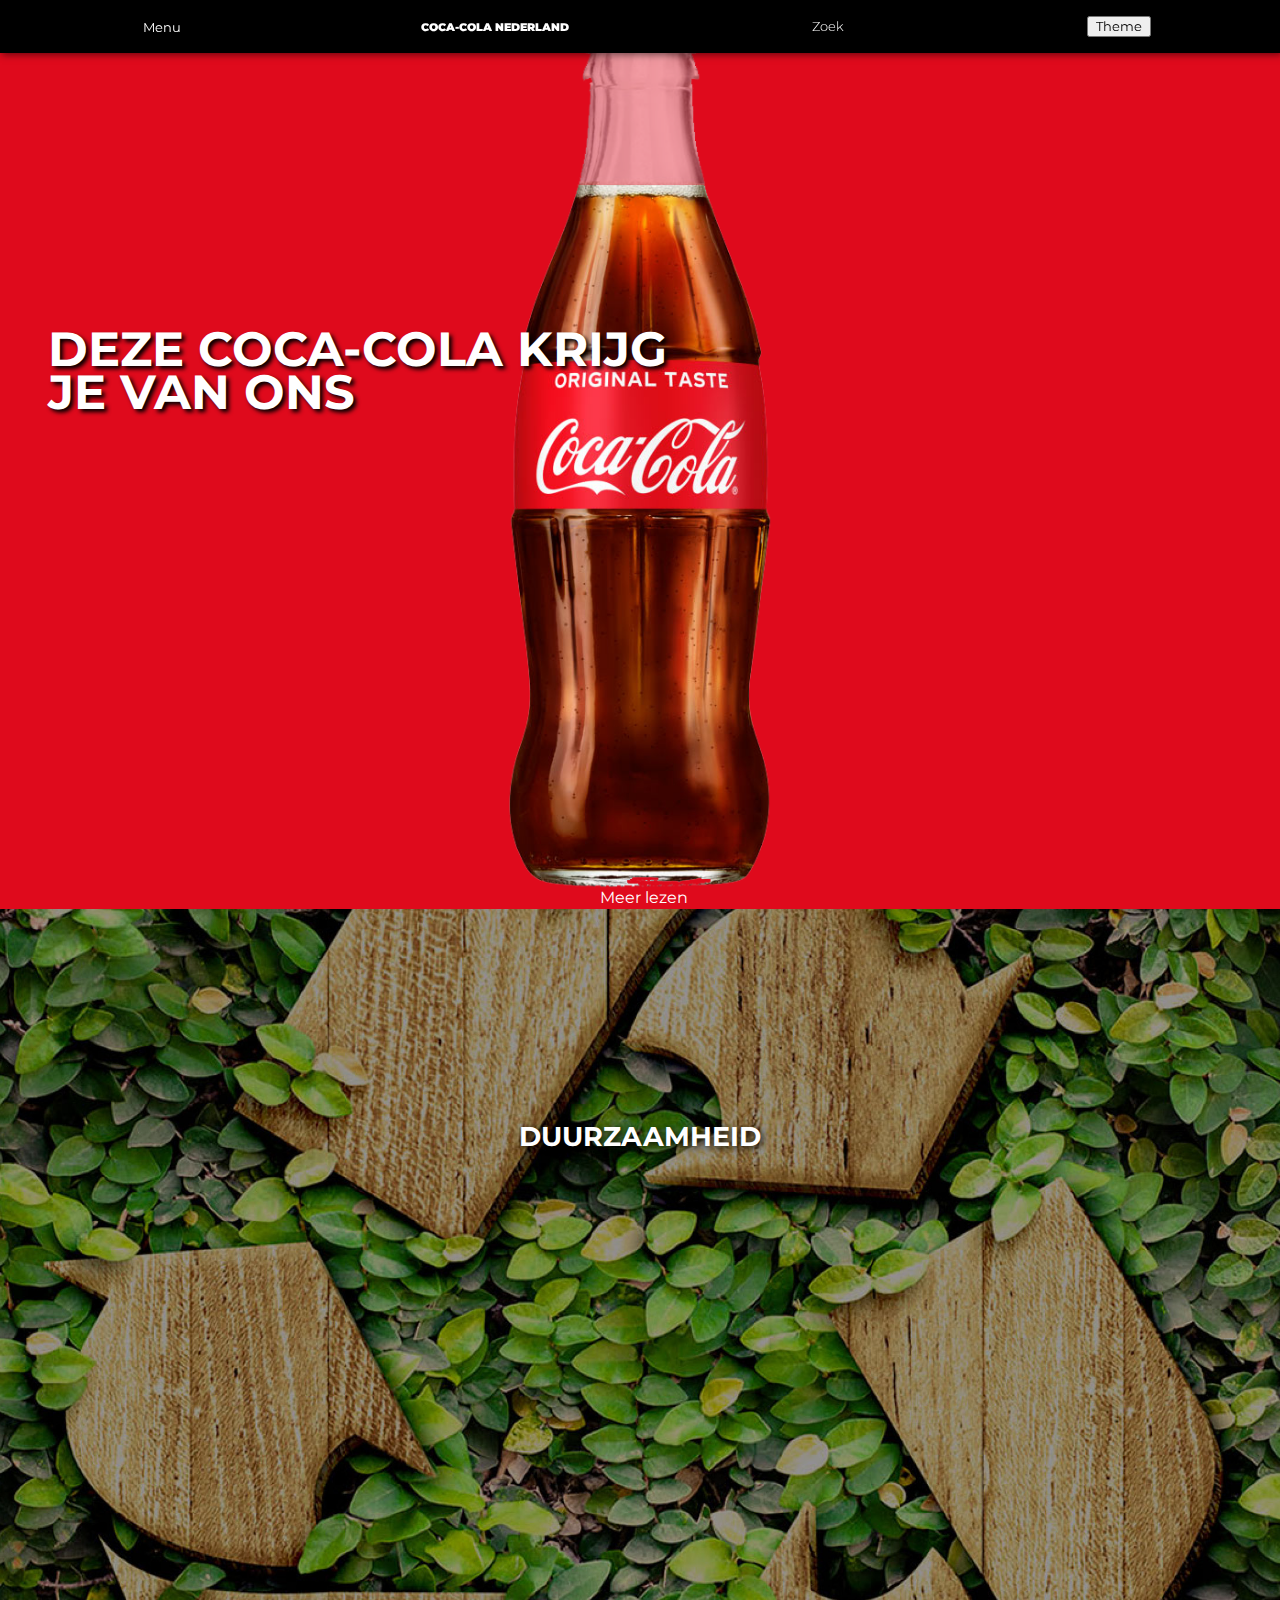
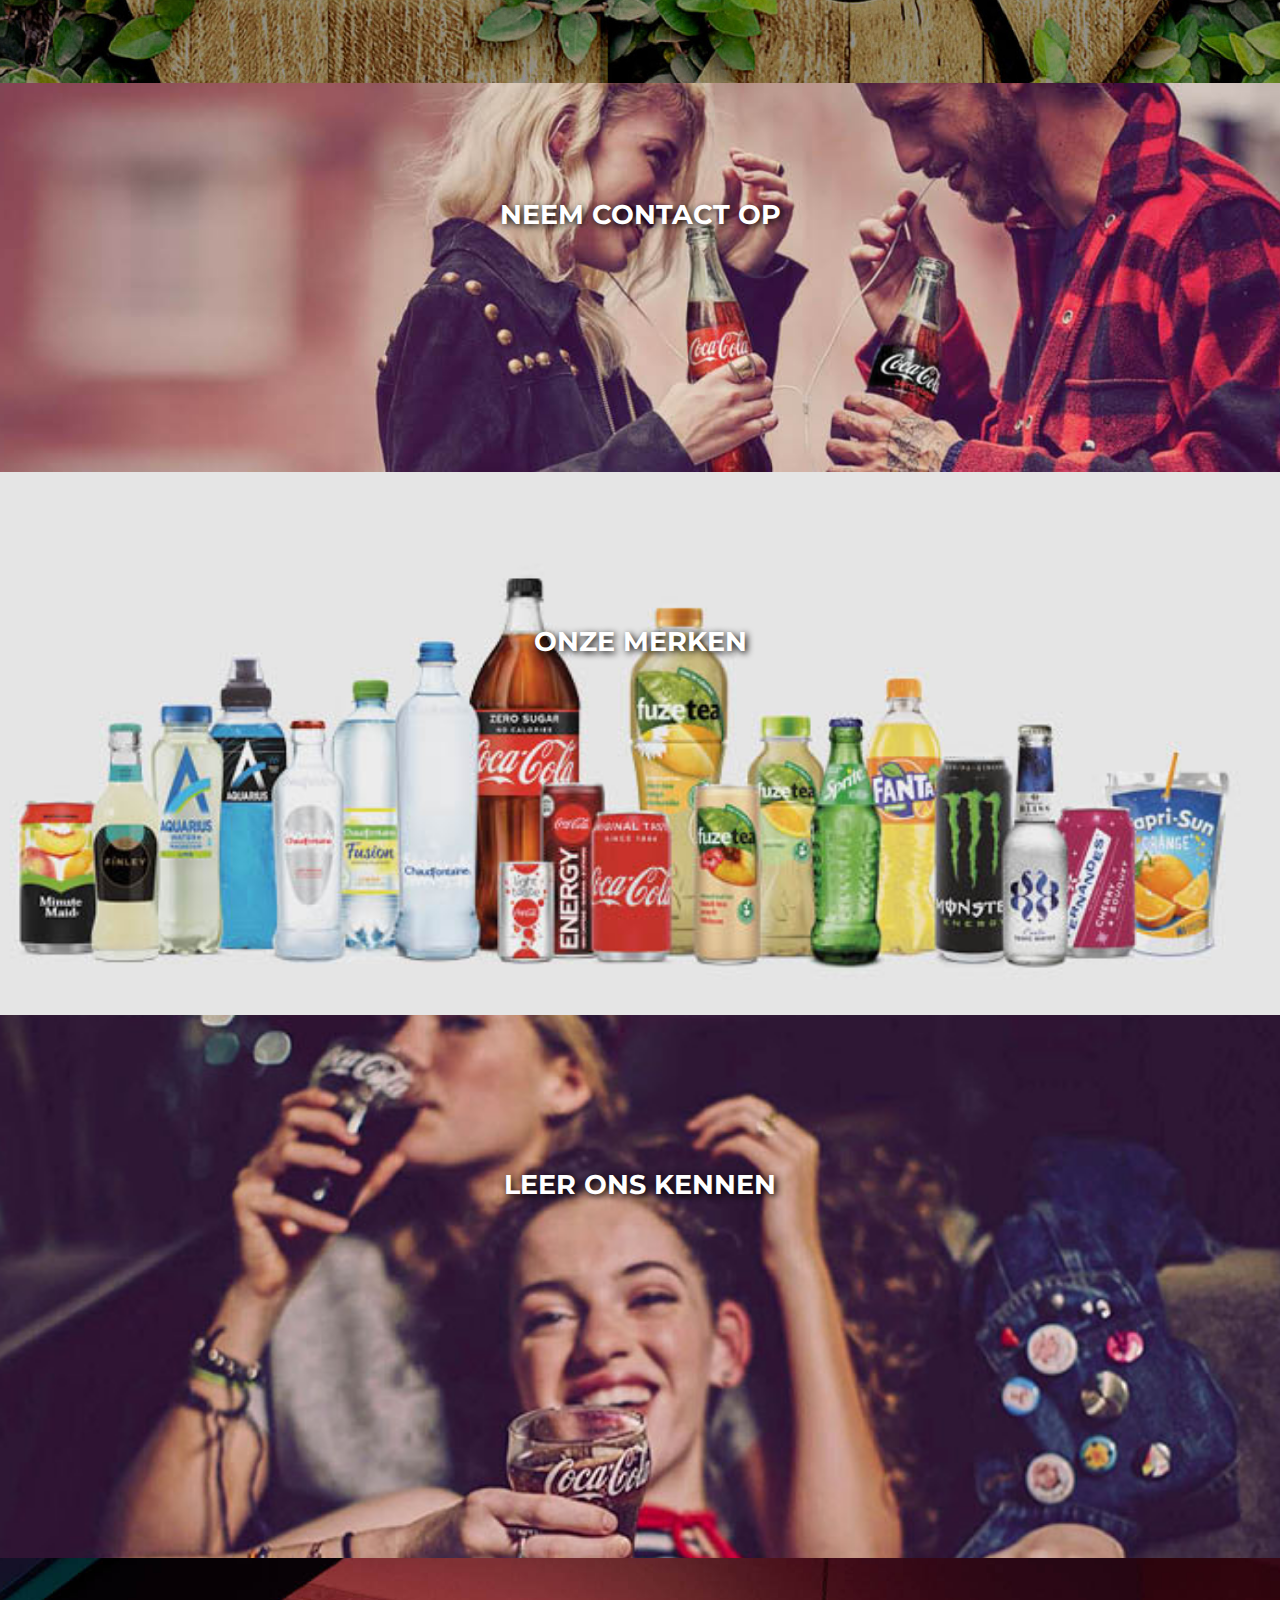
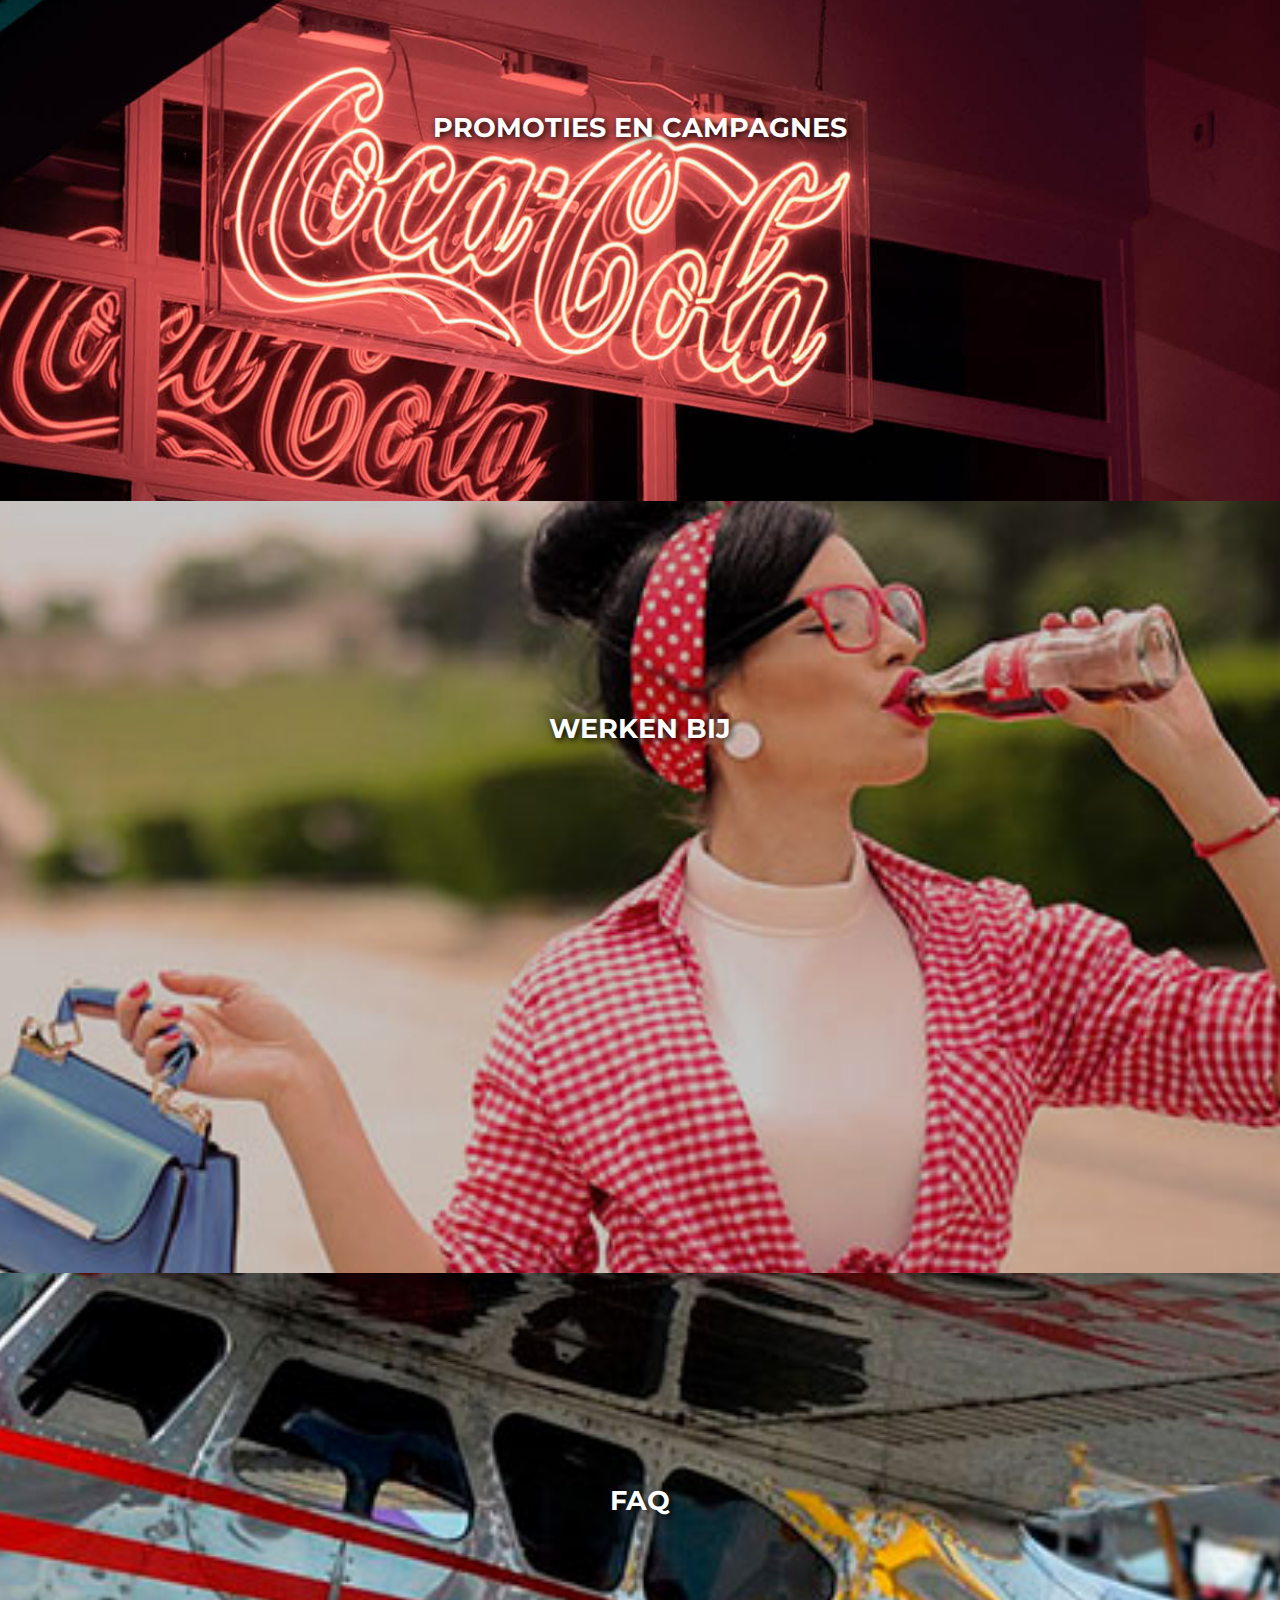
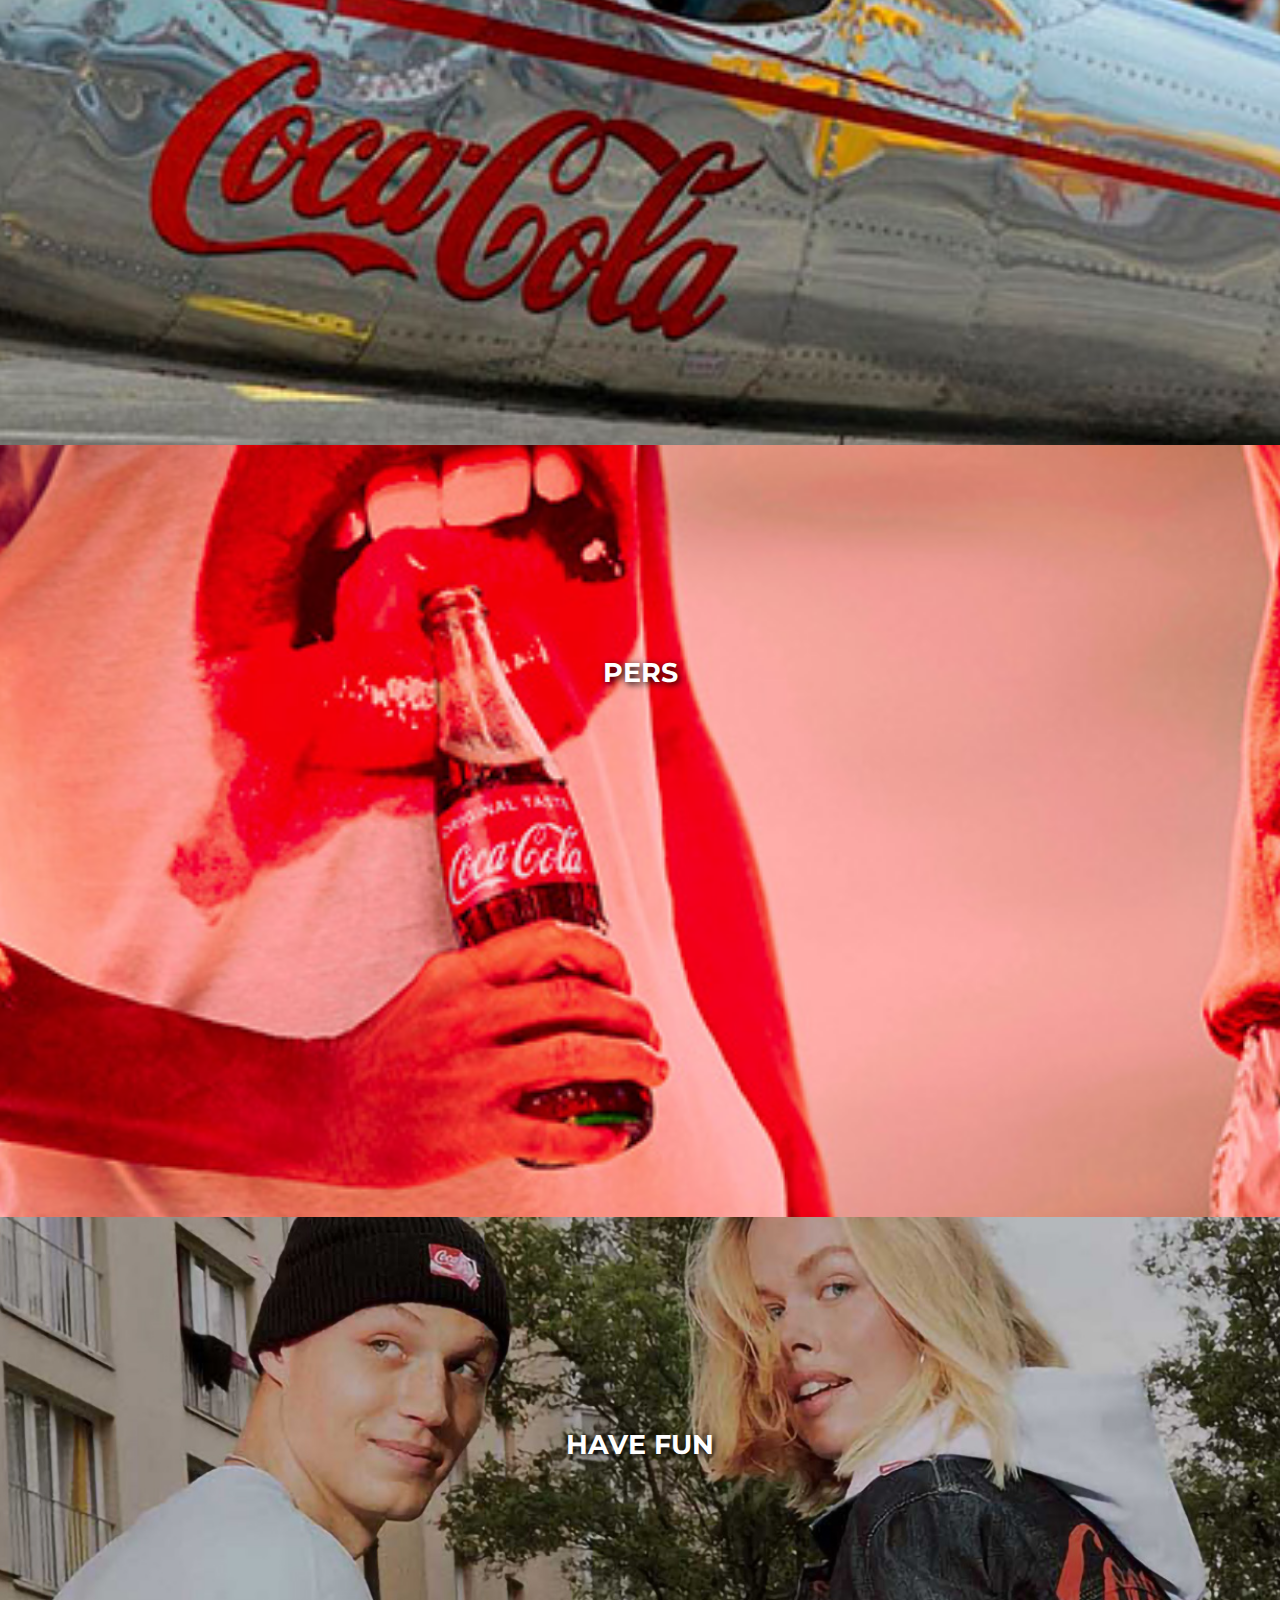
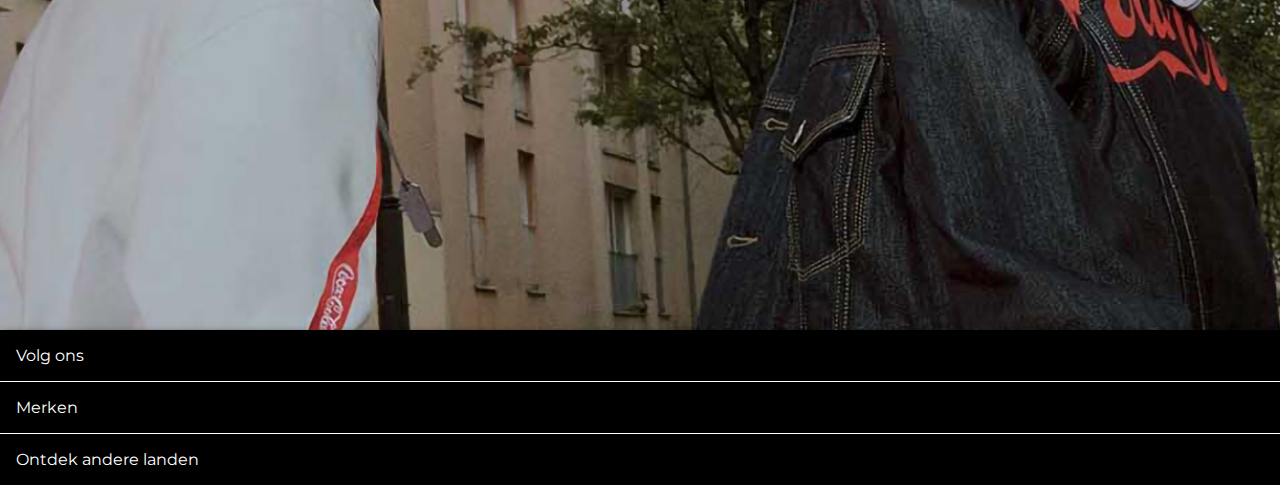
<file: index.html>
<!doctype html>
<html lang="nl">

<head>
    <meta charset="UTF-8">
    <meta name="author" content="jouw naam">
    <meta name="viewport" content="width=device-width, initial-scale=1">

    <title>Coca Cola</title>
    <link href="https://fonts.googleapis.com/css2?family=Montserrat&display=swap" rel="stylesheet">
    <link href="https://fonts.googleapis.com/css2?family=Montserrat:wght@400;700&display=swap" rel="stylesheet">
    <!--    montserrat in normaal en bold -->

    <link href="styles/style.css" rel="stylesheet">
    <script src="scripts/script.js"></script>
</head>

<body class="main">


    <header>
        <nav>

            <ul>
                <li><button tabindex="0"> Menu
                    </button></li>
                <!--                tabindex zodat het selecteerbaar is, buttons zijn dit niet van zichzelf  -->

                <li> <a href="index.html"> Coca-Cola Nederland </a>
                </li>
                <li> <a href="index.html"> Zoek </a>
                </li>
                <li><button tabindex="0" class="unhideMenu">Theme</button></li>

            </ul>
            <ul>
                <li> <a href="index.html"> Home </a>
                </li>
                <li> <a href="index.html"> Onze merken en verhalen </a>
                </li>
                <li> <a href="index.html"> Promoties en campagnes </a>
                </li>
                <li> <a href="index.html"> Duurzaamheid </a>
                </li>
                <li> <a href="index.html"> Vrije tijd </a>
                </li>
                <li> <a href="index.html"> Leer ons kennen </a>
                </li>
                <li> <a href="index.html" class="hideMenu"> Contact en faq </a>
                </li>

            </ul>

        </nav>

    </header>
    <main>

        <section>
            <h2>Deze Coca-Cola krijg je van Ons</h2>
            <img src="images/cocabg.png" alt="Deze CocaCola Krijg Je Van Ons Actie">
            <a href="#DuurzaamheidSection" class="link">Meer lezen</a>
            <!--    Scroll naar section met id ScrollSection -->
        </section>
       

        <div>

            <section id="DuurzaamheidSection">
                <!--    ID om te kunnen scrollen naar deze plek -->

                <a href="article.html">
                    <h2>Duurzaamheid</h2>
                    <img src="images/Duurzaamheid_dark.jpg" alt="Recycling icoon in de natuur">
                </a>
            </section>

            <section>

                <a href="article.html">
                    <h2>Neem contact op</h2>
                    <img src="images/neem-contact-op-coca-cola.jpg" alt="Twee vrienden drinken coca cola">
                </a>
            </section>

            <section>

                <a href="article.html">
                    <h2>Onze merken</h2>
                    <img src="images/onze-merken-homepage.jpg" alt="Verschillende coca cola frisdranken naast elkaar">
                </a>
            </section>

            <section>

                <a href="article.html">
                    <h2>Leer ons kennen</h2>
                    <img src="images/Leeronskennen.jpg" alt="Coca Cola drinken met vrienden op de bank">
                </a>
            </section>

            <section>

                <a href="article.html">
                    <h2>Promoties en campagnes</h2>
                    <img src="images/coca-cola-nederland-campagnes-promoties.jpg" alt="Coca cola retro uithangbord">
                </a>
            </section>

            <section>

                <a href="article.html">
                    <h2>Werken bij</h2>
                    <img src="images/Kominonsteam_dark.jpg" alt="Vrouw in retro kleren drinkt coca cola">
                </a>
            </section>

            <section>

                <a href="article.html">
                    <h2>Faq</h2>
                    <img src="images/faq_light.jpg" alt="Vliegtuig met coca cola merk op de zijkant ">
                </a>
            </section>

            <section>

                <a href="article.html">
                    <h2>Pers</h2>
                    <img src="images/persberichten-450x270.jpg" alt="Schilderij van een mond met een coca cola fles">
                </a>
            </section>

            <section>

                <a href="article.html">
                    <h2>Have fun</h2>
                    <img src="images/havefun_1344x807.jpg" alt="Twee jongeren kijken over hun schouder naar de camera">
                </a>
            </section>
        </div>

    </main>

    <footer>
        <section>
            <h2>Footer</h2>
            <a href="#ScrollSection">Volg ons</a>
            <a href="#ScrollSection">Merken</a>
            <a href="#ScrollSection">Ontdek andere landen</a>
        </section>
    </footer>

    <script src=" scripts/script.js"></script>
</body></html>
</file>
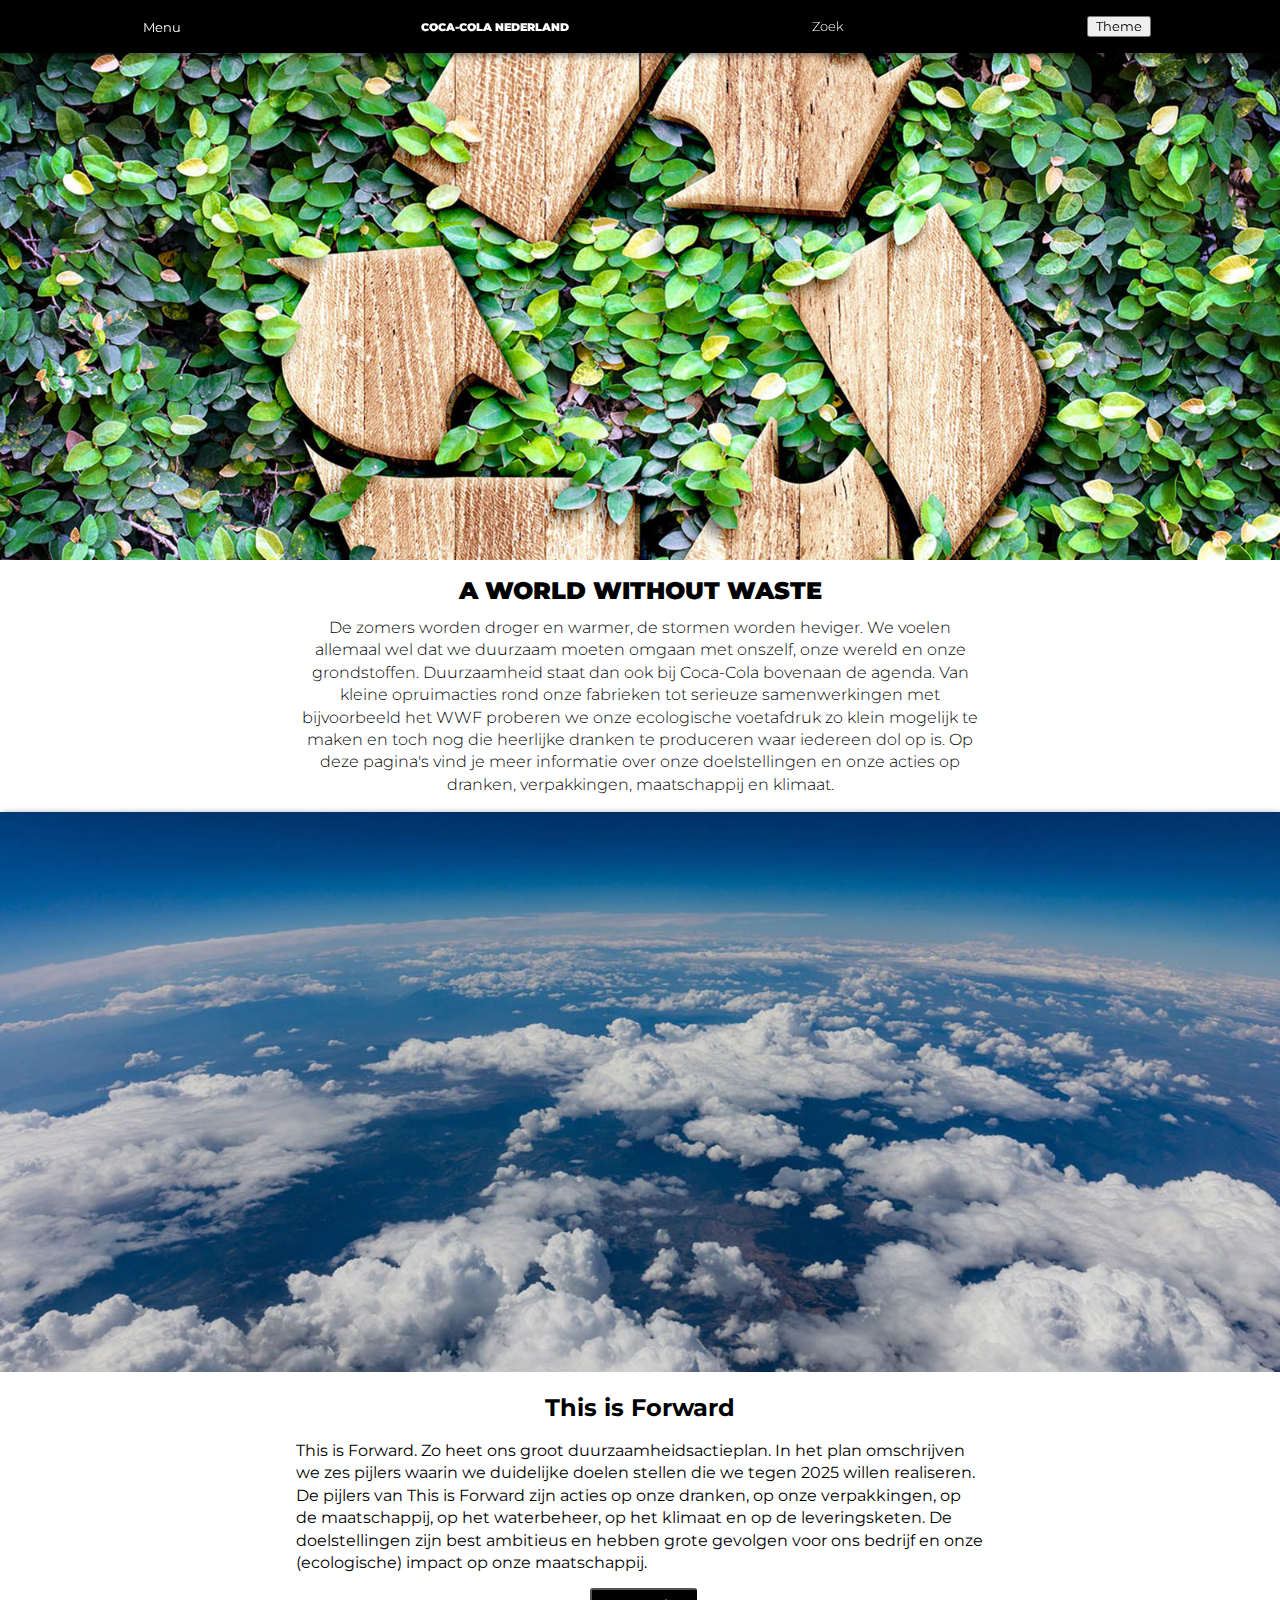
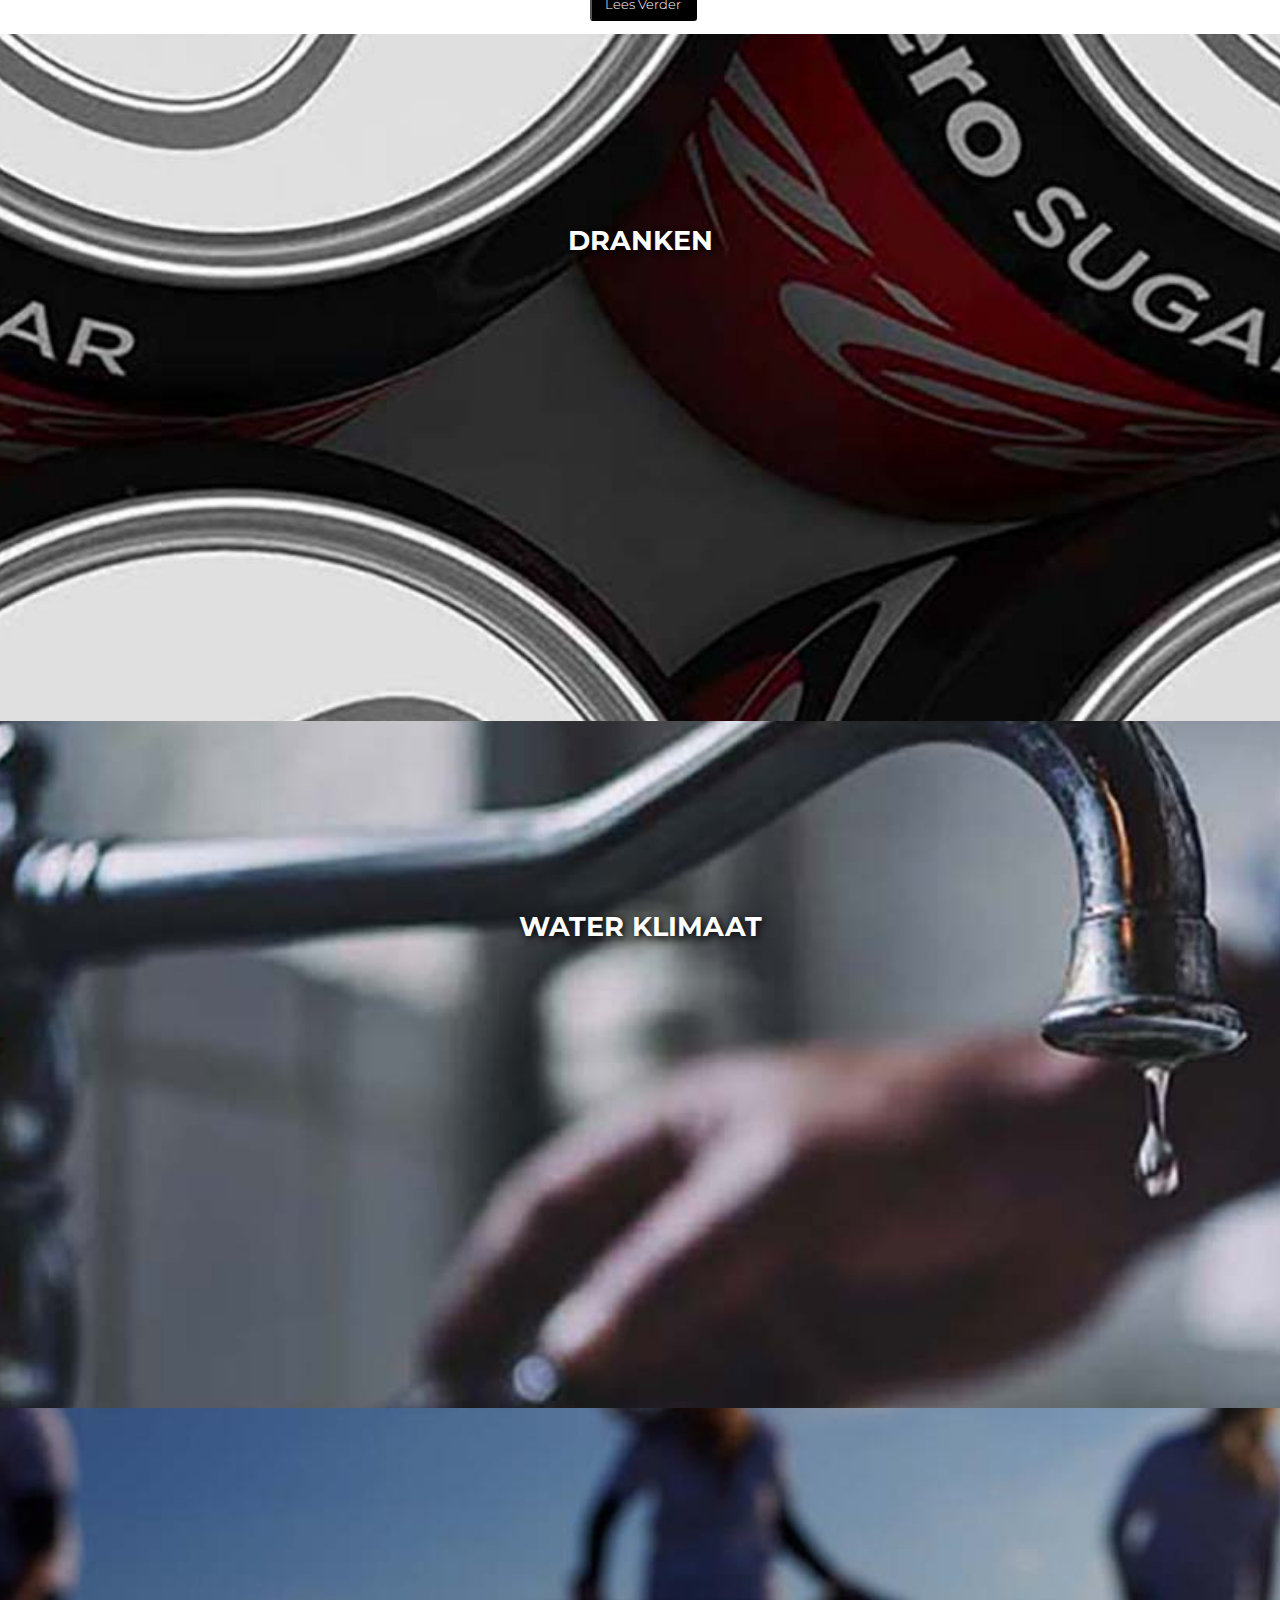
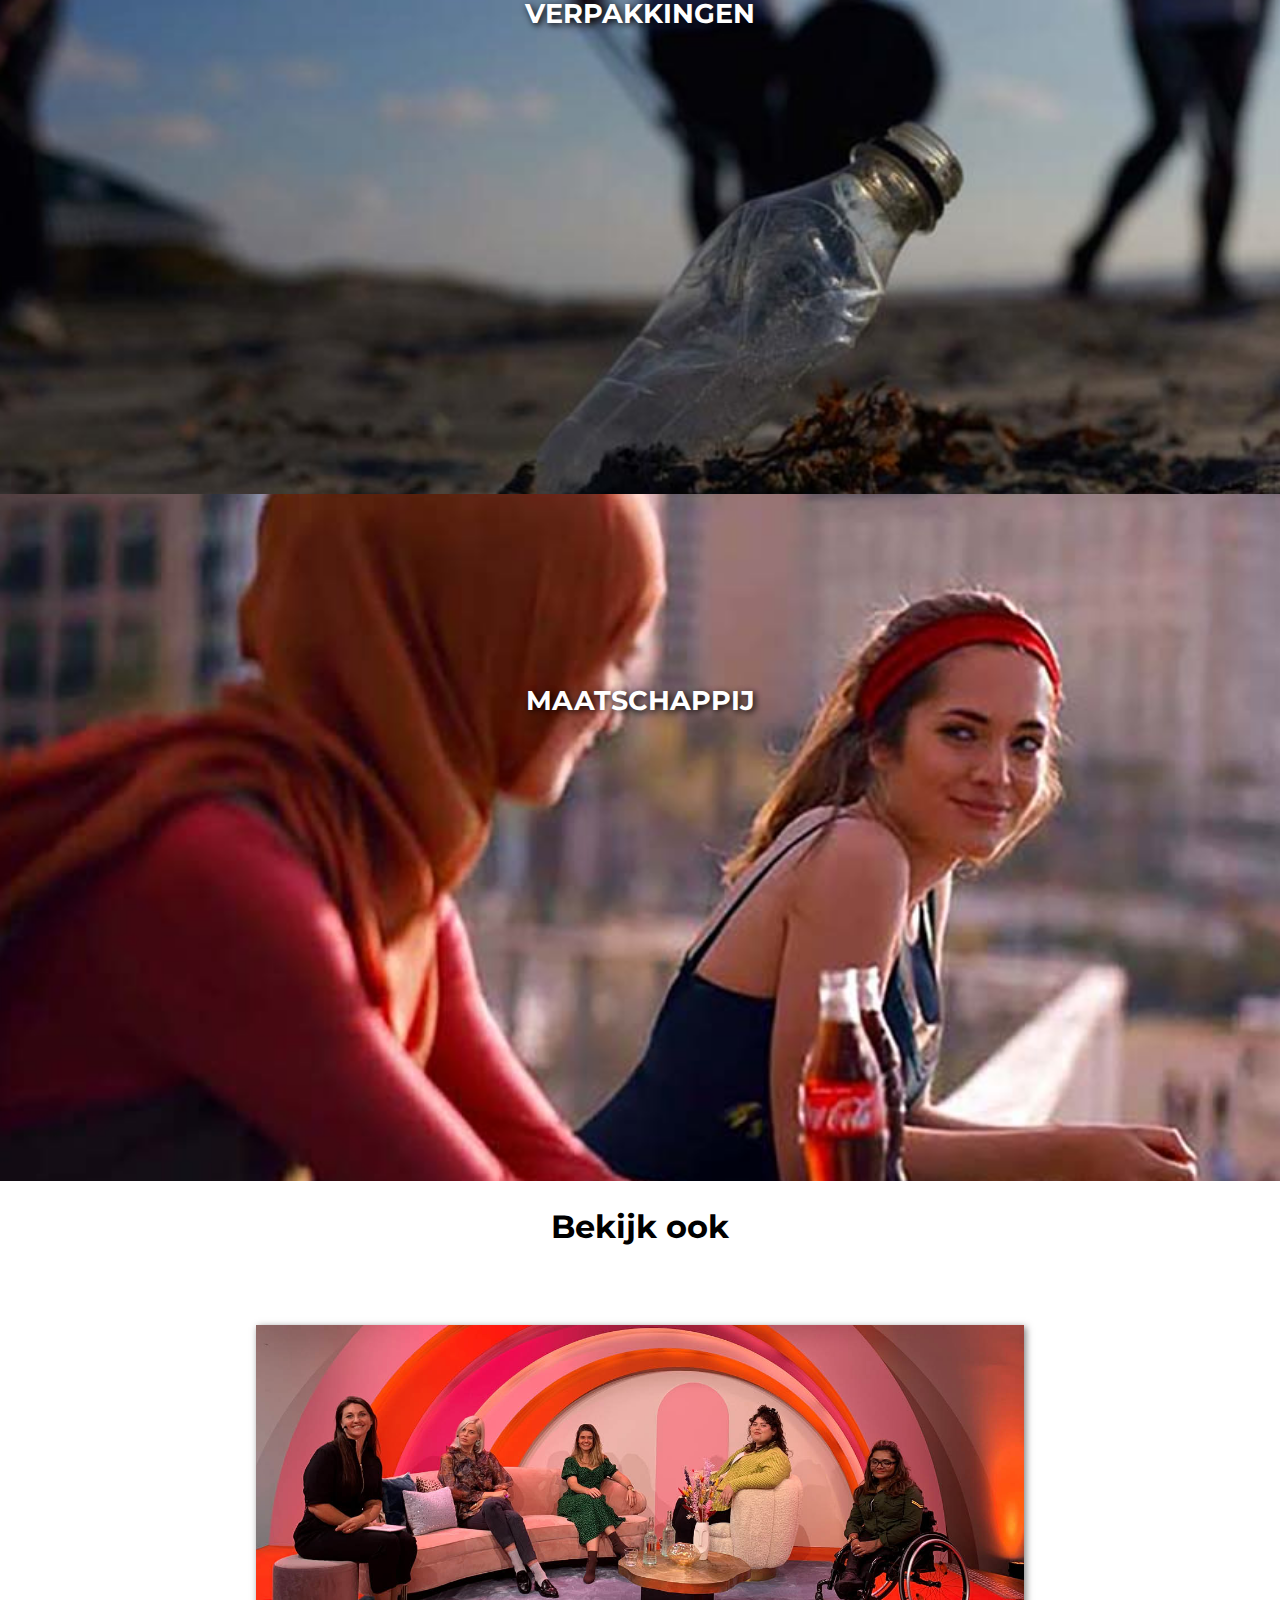
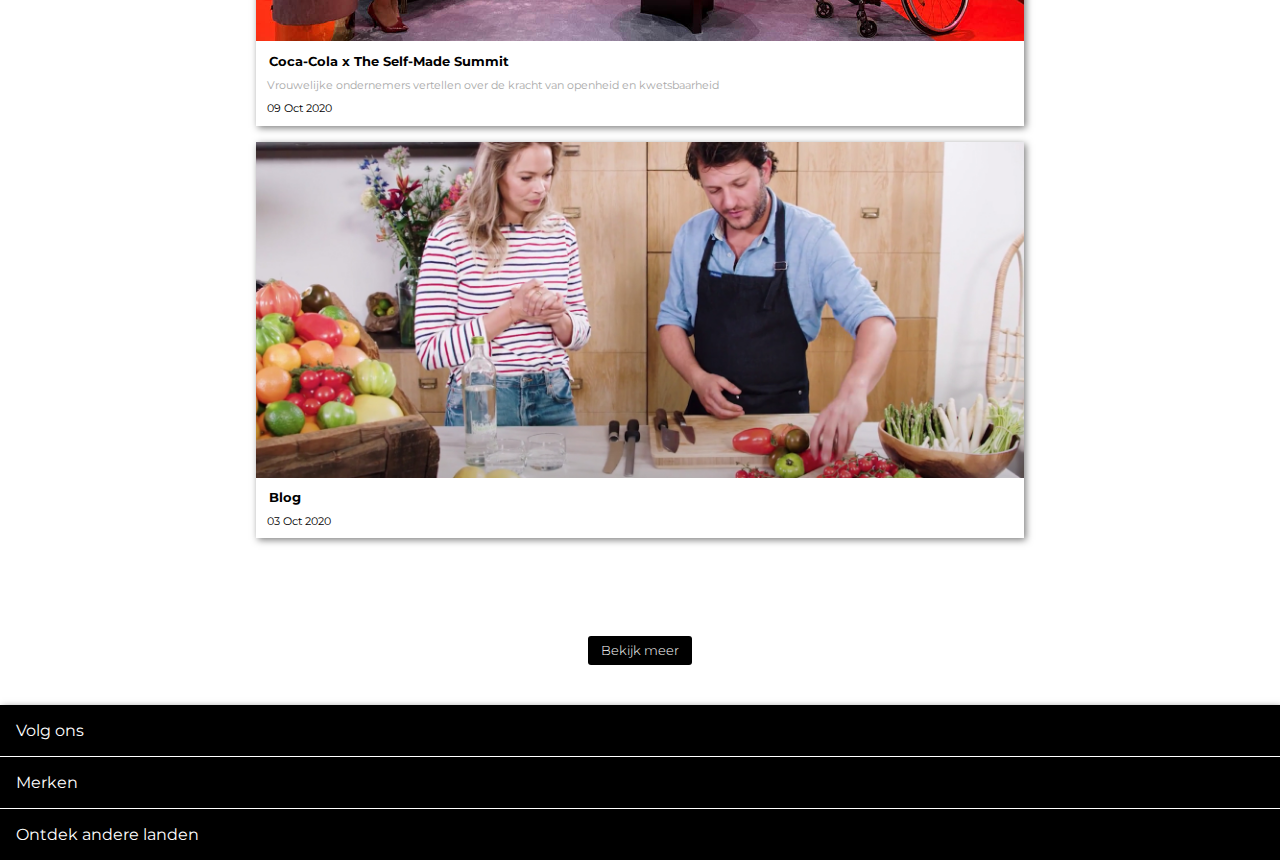
<file: article.html>
<!DOCTYPE html>
<html lang="nl">

<head>
    <meta charset="UTF-8">
    <meta name="author" content="jouw naam">
    <meta name="viewport" content="width=device-width, initial-scale=1">

    <title>Coca Cola Article</title>
    <link href="https://fonts.googleapis.com/css2?family=Montserrat&display=swap" rel="stylesheet">
    <link href="https://fonts.googleapis.com/css2?family=Montserrat:wght@400;700&display=swap" rel="stylesheet">
    <!--    montserrat in normaal en bold -->

    <link href="styles/style.css" rel="stylesheet">
    <script src="scripts/script.js"></script>
</head>

<body class="article">

    <header>
        <nav>

            <ul>
                <li><button tabindex="0"> Menu
                    </button></li>
                <!--                tabindex zodat het selecteerbaar is, buttons zijn dit niet van zichzelf  -->

                <li> <a href="index.html"> Coca-Cola Nederland </a>
                </li>
                <li> <a href="index.html"> Zoek </a>
                </li>
                <li><button tabindex="0" class="unhideMenu">Theme</button></li>

            </ul>
            <ul>
                <li> <a href="index.html"> Home </a>
                </li>
                <li> <a href="index.html"> Onze merken en verhalen </a>
                </li>
                <li> <a href="index.html"> Promoties en campagnes </a>
                </li>
                <li> <a href="index.html"> Duurzaamheid </a>
                </li>
                <li> <a href="index.html"> Vrije tijd </a>
                </li>
                <li> <a href="index.html"> Leer ons kennen </a>
                </li>
                <li> <a href="index.html" class="hideMenu"> Contact en faq </a>
                </li>

            </ul>

        </nav>
    </header>

    <main>
        <section>
            <img src="images/duurzaamheid-top.jpg" alt="recycling icoon in natuur">
            <h1 tabindex="0">A world without waste</h1>
            <p>De zomers worden droger en warmer, de stormen worden heviger. We voelen allemaal wel dat we duurzaam moeten omgaan met onszelf, onze wereld en onze grondstoffen. Duurzaamheid staat dan ook bij Coca‑Cola bovenaan de agenda. Van kleine opruimacties rond onze fabrieken tot serieuze samenwerkingen met bijvoorbeeld het WWF proberen we onze ecologische voetafdruk zo klein mogelijk te maken en toch nog die heerlijke dranken te produceren waar iedereen dol op is. Op deze pagina's vind je meer informatie over onze doelstellingen en onze acties op dranken, verpakkingen, maatschappij en klimaat.</p>
        </section>

        <section>
            <img src="images/onze-ambities-1600x700.jpg" alt="zicht op de aarde vanuit de wolken">
            <h2 tabindex="0">This is Forward</h2>
            <p>This is Forward. Zo heet ons groot duurzaamheidsactieplan. In het plan omschrijven we zes pijlers waarin we duidelijke doelen stellen die we tegen 2025 willen realiseren. De pijlers van This is Forward zijn acties op onze dranken, op onze verpakkingen, op de maatschappij, op het waterbeheer, op het klimaat en op de leveringsketen. De doelstellingen zijn best ambitieus en hebben grote gevolgen voor ons bedrijf en onze (ecologische) impact op onze maatschappij.</p>

            <button>Lees Verder</button>
        </section>


        <section>

            <a href="article.html">
                <h2>Dranken</h2>
                <img src="images/dranken-900x480.jpg" alt="Blikjes coca cola van bovenaf bekeken">
            </a>
        </section>
        <section>

            <a href="article.html">
                <h2>Water klimaat</h2>
                <img src="images/water.jpg" alt="Een druppende kraan">
            </a>
        </section>
        <section>

            <a href="article.html">
                <h2>Verpakkingen</h2>
                <img src="images/verpakkingen.jpg" alt="Plastic fles op een strand waar mensen afval aan het opruimen zijn">
            </a>
        </section>
        <section>

            <a href="article.html">
                <h2>Maatschappij</h2>
                <img src="images/maatschappij.jpg" alt="Twee vriendinnen op een balkon drinken coca cola">
            </a>
        </section>

        <section>
            <h2>Bekijk ook</h2>
            <a href="index.html">
                <article>
                    <img src="images/coca-cola-the-selfmade-summit-headerimage.jpg" alt="vijf vrouwen zittend in een studio">
                    <h3>Coca-Cola x The Self-Made Summit</h3>
                    <p>Vrouwelijke ondernemers vertellen over de kracht van openheid en kwetsbaarheid
                    </p>
                    <p>09 Oct 2020</p>
                </article>
            </a>
            <a href="index.html">
                <article>
                    <img src="images/header-1-d.jpg" alt="een man en een vrouw in de keuken">
                    <h3>Blog</h3>
                    <p>03 Oct 2020</p>
                </article>
            </a>
            <button>Bekijk meer</button>
        </section>

    </main>
    <footer>
        <section>
            <h2>Footer</h2>
            <a href="index.html">Volg ons</a>
            <a href="index.html">Merken</a>
            <a href="index.html">Ontdek andere landen</a>
        </section>
    </footer>

    <script src=" scripts/script.js"></script>
</body>

</html>
</file>
<file: styles/style.css>
/* CSS Document */
/*------------------- Algemene Styling -------------------*/

*,
*::after,
*::before {
    box-sizing: border-box;
}

.xzibit {
    position: fixed;
    z-index: 2;
    top: 0;
    height: 100%;
    width: 100%;
    object-fit: cover;
    transition: 2s;
}

.xzibit.loaded {
    opacity: 0;
    z-index: -2;
}

html {
    scroll-behavior: smooth;
    position: relative;
}


body {
    margin: 0;
    padding-bottom: 0;
    font-family: 'Montserrat', sans-serif;
}

body.noScroll {
    overflow: hidden;
}

body li {
    margin: auto;
}

a:hover {
    outline: 2px solid white;
}

button:hover {
    outline: 2px solid white;
}

/*------------------- Nav bar -------------------*/


nav {
    width: 100%;
    text-align: center;
}


ul:first-of-type {
    list-style-type: none;
    margin: 0;
    padding: 1em;
    position: fixed;
    z-index: 2;
    background-color: black;
    width: 100%;
    display: flex;
    flex-wrap: wrap;
    justify-content: space-between;
    text-align: center;
    transition: 0.5s;
    font-family: 'Montserrat', sans-serif;
    font-weight: 300;
    box-shadow: 2px 2px 7px rgba(0, 0, 0, 0.51);
    /* hoe ver is de schaduw naar rechts, hoe ver naar beneden, hoe blurry en welke kleur */
}


li:first-of-type button {
    color: white;
    background: none;
    border: none;
    display: inline;
    position: relative;
    min-width: 5em;
    max-width: 20em;
    font-size: 0.8em;
    cursor: pointer;
    font-family: 'Montserrat', sans-serif;
}

li:nth-of-type(4) button {
    display: inline;
    position: relative;
    min-width: 5em;
    max-width: 20em;
    font-size: 0.8em;
    cursor: pointer;
    font-family: 'Montserrat', sans-serif;
}

button:focus {
    outline: white solid 3px;
}


ul:first-of-type li:nth-of-type(3) {
    color: white;
    background: none;
    display: inline;
    position: relative;
    min-width: 5em;
    max-width: 20em;
    font-size: 0.8em;
    cursor: pointer;
}

ul:first-of-type li:nth-of-type(2) {
    font-weight: 900;
    font-size: 0.7em;
    text-transform: uppercase;
}

ul:nth-of-type(2) {
    opacity: 0%;
    list-style-type: none;
    position: fixed;
    left: 0;
    top: -100em;
    width: 100%;
    z-index: 2;
    height: 100%;
    background-color: black;
    transition: 0.7s;
}

ul:nth-of-type(2).listOn {
    opacity: 100%;
    background: rgba(0, 0, 0, 0.9);
    top: 2.2em;
    transition: 0.7s;
}

ul:nth-of-type(2) li {
    text-decoration: none;
    text-align: left;
    font-weight: 600;
    text-transform: uppercase;
    margin: 1em;
    line-height: 400%;
    border-bottom: 1px solid grey;
}

li a {
    text-decoration: none;
    color: white;
    text-align: center;
}

/*------------------- Footer-------------------*/


footer a:focus {
    color: red;
}

footer {
    position: absolute;
    width: 100%;
    bottom: 0;
    margin: 0em 0em 0em 0em;
    box-shadow: 2px 2px 7px rgba(0, 0, 0, 0.51);
}


/*-------------------landingspagina specifieke styling-------------------*/



.main section {
    width: 100%;
    position: relative;
    overflow: hidden;

}

.main main > section a {
    position: relative;
    background-color: #df0a1c;
    text-decoration: none;
    color: white;
    margin: auto -2.5em;
    left: 50%;
    top: -1em;
    transition: 3s;

}

.main h2 {
    font-weight: 700;
    font-size: 1.7em;
    position: absolute;
    display: block;
    color: white;
    min-width: 100%;
    top: 25%;
    line-height: 90%;
    text-align: center;
    text-shadow: 2px 2px 7px rgba(0, 0, 0, 1);
    text-transform: uppercase;
    z-index: 1;
}

.main main > section h2 {
    top: 6em;
    text-align: left;
    font-size: 3em;
    min-width: 30vw;
    max-width: 50vw;
    text-shadow: 3px 3px 4px rgba(0, 0, 0, 1);

}

.main section img {
    width: 100%;
    height: auto;
    transform: scale(1.1);
    transition: 2s;
}

.main main > section {
    height: 101vh;

}

.main main > section img {
    width: 100%;
    height: 100vh;
    object-fit: cover;
}


.main main > section a:focus {
    color: black;
    background-color: white;
}

.main main > section:hover a {
    background-color: transparent;
    transition: 0s;
}

footer section a {
    display: block;
    text-decoration: none;
    padding: 1em;
    color: white;
    transition: 0.5s;
    top: 0;
    bottom: 0;
    overflow: hidden;
    border-bottom: 1px solid white;
    background-color: black;
}




.main section:hover img {
    transform: scale(1.2);
    transition: 4s;
    z-index: -1;
    overflow: hidden;
}

.main main section:hover a h2 {
    color: red;
    transition: 1s;
}

.main a:focus img {
    transform: scale(1.2);
    transition: 4s;
    z-index: -1;
    overflow: hidden;
}

.main main section:nth-of-type(9) {
    margin-bottom: 6em
}

a:focus h2 {
    color: #df0a1c;
    text-shadow: 2px 2px 2px #000000;
}

footer section h2 {
    clip: rect(0 0 0 0);
}


/*verberg deze header visueel maar haalt het niet uit de pagina voor screenreaders */

/*-------------------duurzaamheidspagina specifieke styling-------------------*/

.article section {
    width: 100%;
    position: relative;
    overflow-x: hidden;
    overflow-y: hidden;
}

.article section img {
    width: 100%;

}

/* + h2 om niet de articles hieronder te laten groeien*/

.article section:hover a h2 + img {
    transform: scale(1.3);
    transition: 4s;
}

.article a:focus h2 + img {
    transform: scale(1.3);
    transition: 4s;

}

.article a h2 + img {
    transform: scale(1.1);
    transition: 4s;
}

.article main section:hover a h2 {
    color: red;
    transition: 1s;
}

.article h1 {
    font-weight: 900;
    font-size: 1.5em;
    text-transform: uppercase;
    text-align: center;
    margin: auto;
    padding: 0.5em
}

.article section:first-of-type p {
    min-width: 20em;
    max-width: 45em;
    line-height: 140%;
    font-weight: 300;
    font-size: 1em;
    text-align: center;
    margin: auto;
    padding: 0em 1em 1em 1em;
}

.article section:nth-of-type(2) {
    text-align: center;
}

.article section:nth-of-type(2) img {
    overflow: hidden;
    height: auto;
    width: 100%;
}

.article h2 {
    font-weight: 700;
    font-size: 1.7em;
    display: block;
    position: absolute;
    color: white;
    min-width: 100%;
    top: 25%;
    line-height: 90%;
    text-align: center;
    text-shadow: 2px 2px 7px rgba(0, 0, 0, 1);
    text-transform: uppercase;
    z-index: 1;
}

.article section:nth-of-type(2) h2 {
    font-weight: 700;
    font-size: 1.5em;
    position: relative;
    color: black;
    top: 25%;
    line-height: 0%;
    text-shadow: none;
    text-transform: none;
    z-index: 1;
    padding: 0.5em;
}

.article section:nth-of-type(2) {
    box-shadow: 2px 2px 7px rgba(0, 0, 0, 0.51);
}

.article section:nth-of-type(2) p {
    font-size: 0.7em;
    text-align: left;
    padding: 0em 1em 0em 1em;
    min-width: 20em;
    max-width: 45em;
    line-height: 140%;
    margin: auto;
}

.article section:nth-of-type(2) button {
    color: white;
    background-color: black;
    padding: 0.5em 1em;
    margin: 1em 0em 1em 0.5em;
    border-radius: 3px;
    font-family: 'Montserrat', sans-serif;
    font-weight: 300;
    cursor: pointer;
}

.article main button:focus {
    outline: 4px solid red;
}



.article main section:last-of-type {
    background-color: white;
    position: relative;
    height: 60em;
    text-align: center;
}

.article main section:last-of-type h2 {
    text-shadow: none;
    color: black;
    text-transform: none;
    font-size: 2em;
    text-align: none;
    display: block;
    position: absolute;
    margin: auto;
    padding: none;
    top: 1em;
}

.article main section:last-of-type a {
    position: relative;
    display: block;
    top: 10%;
    box-shadow: 2px 2px 7px rgba(0, 0, 0, 0.51);
    min-width: 20em;
    max-width: 60%;
    overflow: hidden;
    margin: 1em auto;
    text-decoration: none;
}

.article main section:last-of-type a img {
    max-height: 20%;
    max-width: 100%;
}

.article main section:last-of-type img:hover {
    transform: scale(1);
    transition: 2s;
}

.article main section:last-of-type h3 {
    font-size: 0.8em;
    text-align: left;
    padding: 0em 1em 0em 1em;
    line-height: 60%;
    color: black;
}

.article main section:last-of-type p {
    text-align: left;
    font-size: 0.7em;
    padding: 0em 1em 0em 1em;
    line-height: 110%;
    color: darkgrey;
}

.article main section:last-of-type p:last-of-type {
    font-size: 0.7em;
    color: black;
}

.article main section:last-of-type button {
    position: relative;
    display: block;
    top: 15%;
    margin: 2.5em auto;
    border: none;
    font-family: "Montserrat", sans-serif;
    background-color: black;
    color: white;
    font-weight: 300;
    padding: 0.5em 1em;
    border-radius: 3px;
    cursor: pointer;
}

.article main button:hover {
    outline: 3px solid red;
}

/*-----------------Light and darkmode switcher bij gebrek aan een efficientere methode maar zonder !important-----------------*/


.dark {
    background-color: black;
    color: white;
}

ul:first-of-type.light {
    background-color: white;
    color: black;
    transition: 0.5s;
}

a:first-of-type.light {
    background-color: white;
    color: black;
    transition: 0.5s;
}

a:nth-of-type(2).light {
    background-color: white;
    color: black;
    transition: 0.5s;
}

li:first-of-type button.light {
    background-color: white;
    color: black;
    transition: 0.5s;
}

li:last-of-type button.light {
    background-color: white;
    color: black;
    transition: 0.5s;
}

footer section a:first-of-type.light {
    background-color: white;
    color: black;
    transition: 0.5s;
}

footer section a:nth-of-type(2).light {
    background-color: white;
    color: black;
    transition: 0.5s;
}

footer section a:last-of-type.light {
    background-color: white;
    color: black;
    transition: 0.5s;
}

/*-----------------Responsiveness-----------------*/
@media (min-width:740px) {
    .article main section:last-of-type {
        height: 70em;
    }

}

@media (min-width:1065px) {
    .article main section:last-of-type {
        height: 80em;
    }

    .article section:nth-of-type(2) p {
        font-size: 1em;
    }

    .main main > section {
        transition: 0s;
    }

    .main main > section h2 {
        left: 1em;

    }
}

@media (min-width:1350px) {


    .article h1 {
        font-size: 2em;
    }

    .article main > section:first-of-type p {
        font-size: 1.5em;
    }

    .article main section:last-of-type {
        height: 90em;
    }

    .article main {
        display: grid;
        grid-template-columns: 1fr 1fr;
    }

    .article main > section:first-of-type {
        grid-column: span 2;
    }

    .article main > section:nth-of-type(2) {
        grid-column: span 2;
    }

    .article main section:last-of-type {
        grid-column: span 2;
    }

    .main main > section h2 {
        max-width: 30vw;

    }

    .main main > section a {
        top: -2em;
        font-size: 1.5em;
    }

    .main div {
        display: grid;
        grid-template-columns: 1fr 1fr;
    }


    .main section img {
        height: 100%;
        object-fit: cover;
    }

    .main section:nth-of-type(8) {
        grid-row: span 2;
    }



}

@media (min-width:1630px) {
    ul:first-of-type {
        padding: 1.5em 0em;
    }

    ul:first-of-type li:first-of-type {
        font-size: 1em;
    }

    ul:first-of-type li:nth-of-type(2) {
        font-size: 1em;
    }

    ul:first-of-type li:nth-of-type(3) {
        font-size: 1em;
    }

    nav ul:first-of-type button:first-of-type {
        transform: scale(1.5);
    }

    .article main section:last-of-type {
        height: 100em;
    }

    .main section h2 {
        font-size: 3em;
    }

    .main main > section h2 {
        left: 2em;
        top: 10em;

    }

    .main section:nth-of-type(4) {
        grid-row: span 2;
    }

    .main section:nth-of-type(5) {
        grid-row: span 4;
    }

}

@media (min-width:1860px) {
    .article main section:last-of-type {
        height: 110em;
    }

}

@media (min-width:2160px) {
    .article main section:last-of-type {
        height: 120em;
    }

}

@media (min-width:2360px) {
    .article main section:last-of-type {
        height: 130em;
    }

}

@media (min-width:2360px) {

    .article main section:last-of-type {
        height: 140em;
    }

}
</file>
